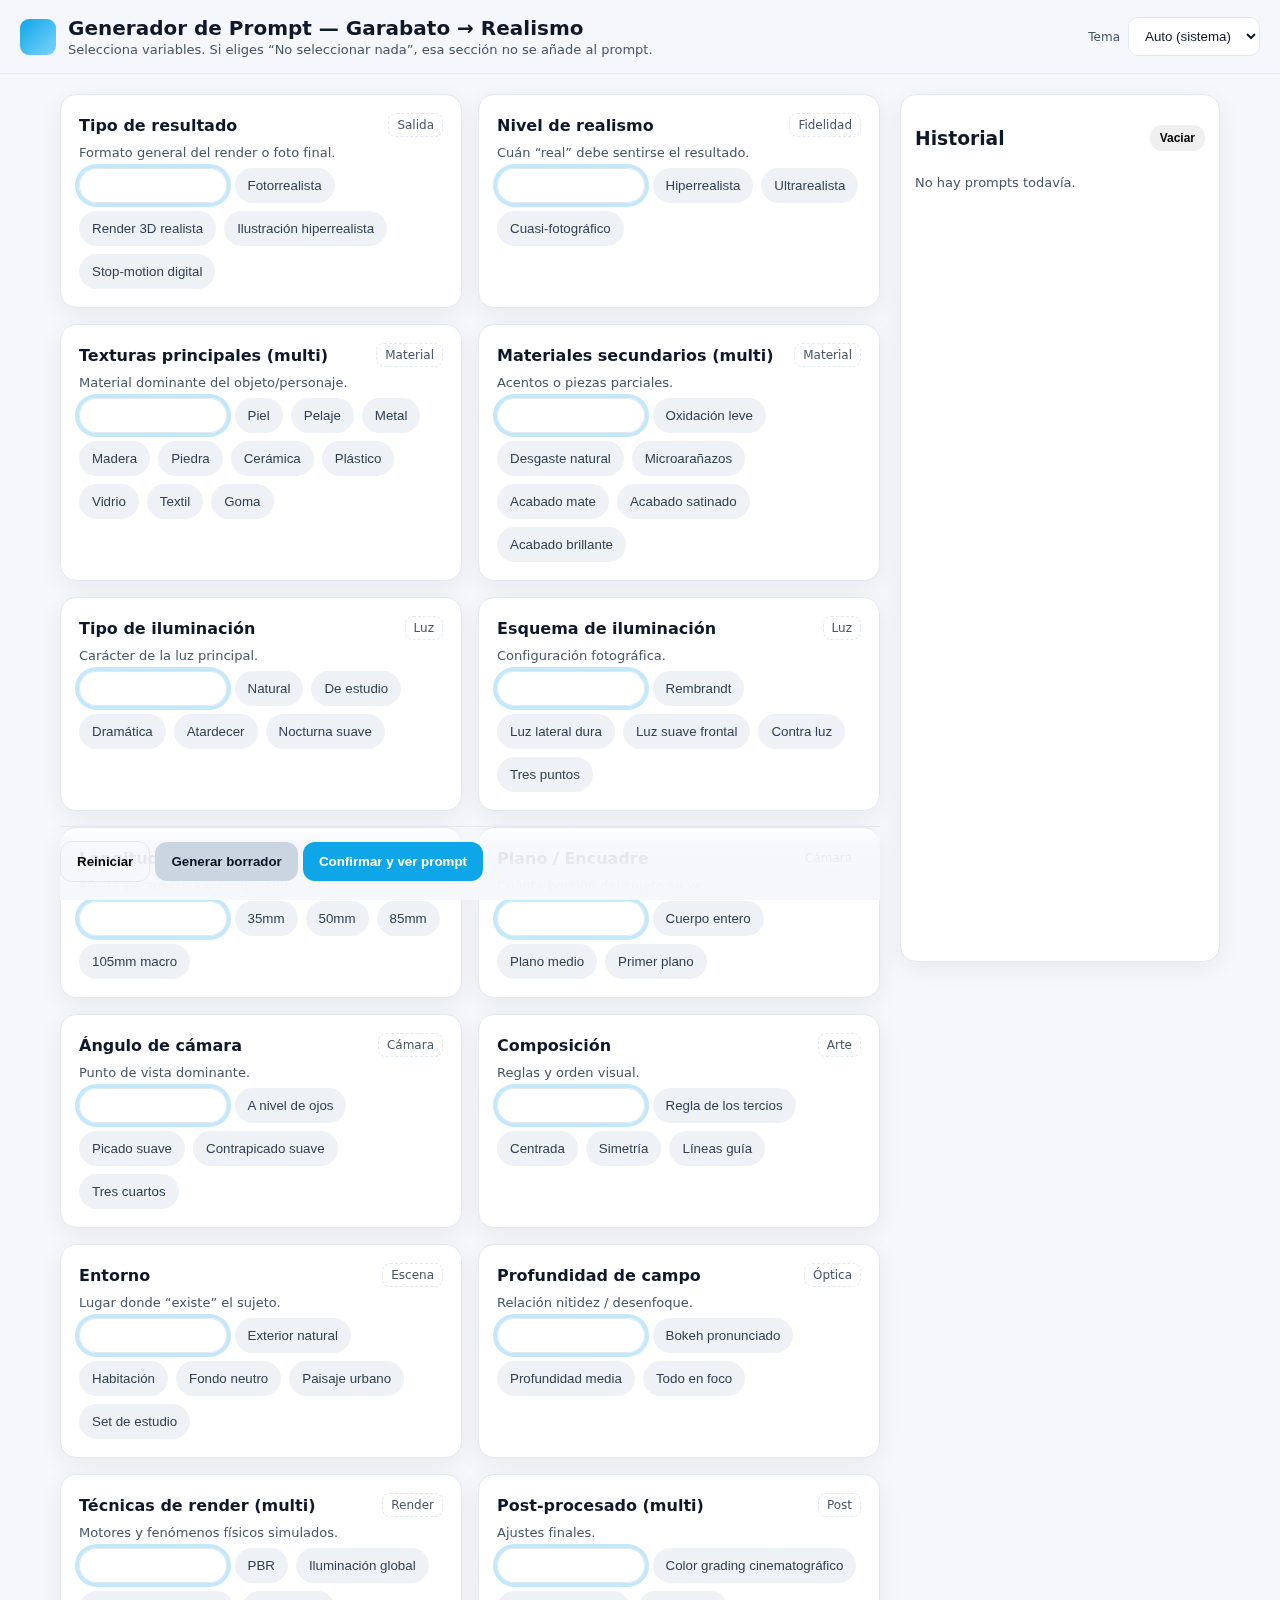
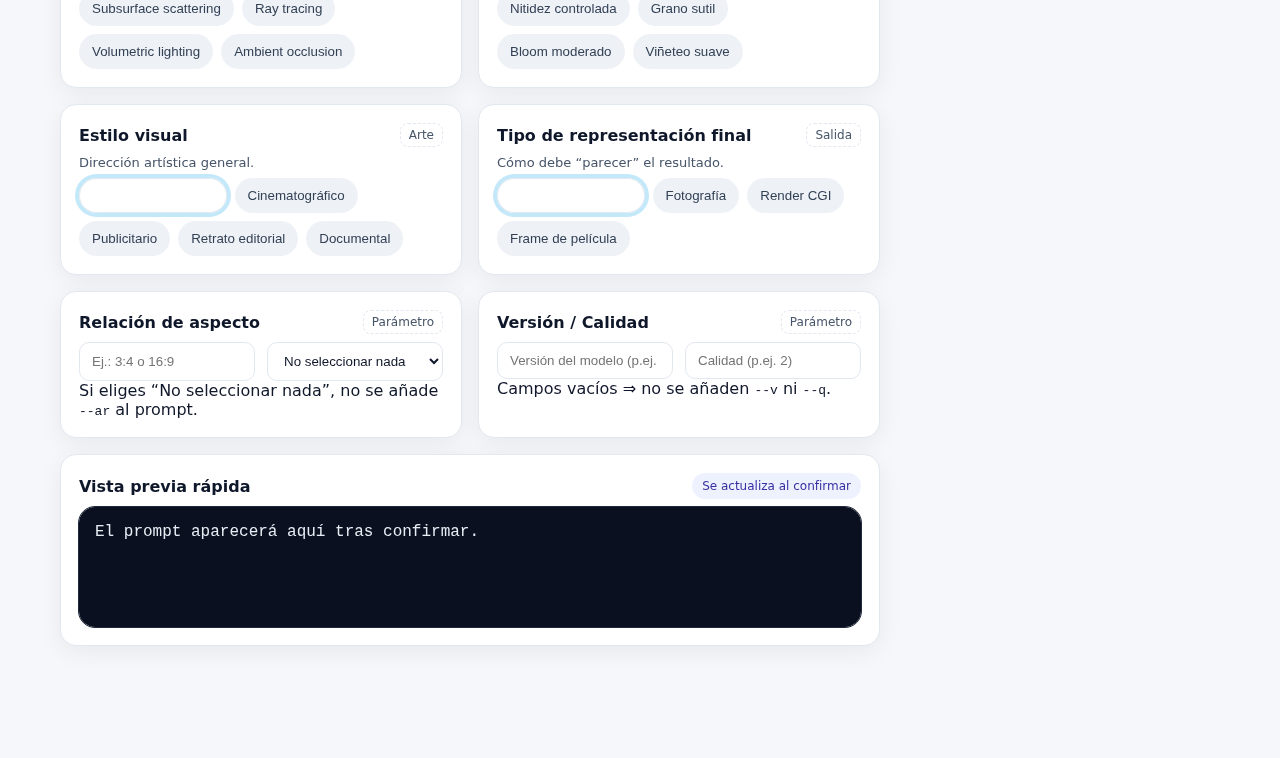
<file: index.html>
<!DOCTYPE html>
<html lang="es">
<head>
  <meta charset="utf-8">
  <meta name="viewport" content="width=device-width,initial-scale=1">
  <meta http-equiv="X-UA-Compatible" content="IE=edge">
  <title>Generador de Prompt — Garabato → Realismo</title>
  <link rel="icon" href="favicon.ico">
  <link rel="stylesheet" href="style.css">
  <noscript>
    <style>.noscript{background:#fee2e2;color:#7f1d1d;padding:12px;border-radius:8px;margin:10px}</style>
    <div class="noscript">Necesitas activar JavaScript para usar esta herramienta.</div>
  </noscript>
</head>
<body>
<header class="topbar" role="banner">
  <div class="brand">
    <div class="logo" aria-hidden="true"></div>
    <div class="titles">
      <h1>Generador de Prompt — Garabato → Realismo</h1>
      <p class="lead">Selecciona variables. Si eliges “No seleccionar nada”, esa sección no se añade al prompt.</p>
    </div>
  </div>
  <div class="controls">
    <label for="themeSelect" class="theme-label">Tema</label>
    <select id="themeSelect" class="input" aria-label="Selector de tema">
      <option value="auto">Auto (sistema)</option>
      <option value="light">Claro</option>
      <option value="dark">Oscuro</option>
    </select>
  </div>
</header>

<main class="layout" role="main">
  <section class="content" aria-label="Constructor de prompt">
    <div class="grid">
      <!-- 1. Resultado -->
      <div class="card span6">
        <div class="head">
          <div class="title">Tipo de resultado</div>
          <span class="badge">Salida</span>
        </div>
        <div class="hint">Formato general del render o foto final.</div>
        <div class="chips" data-group="resultado" data-type="single">
          <button type="button" class="chip outline active" data-value="">No seleccionar nada</button>
          <button type="button" class="chip" data-value="fotorrealista">Fotorrealista</button>
          <button type="button" class="chip" data-value="render 3D realista">Render 3D realista</button>
          <button type="button" class="chip" data-value="ilustración hiperrealista">Ilustración hiperrealista</button>
          <button type="button" class="chip" data-value="stop-motion digital">Stop-motion digital</button>
        </div>
      </div>

      <div class="card span6">
        <div class="head">
          <div class="title">Nivel de realismo</div>
          <span class="badge">Fidelidad</span>
        </div>
        <div class="hint">Cuán “real” debe sentirse el resultado.</div>
        <div class="chips" data-group="realismo" data-type="single">
          <button type="button" class="chip outline active" data-value="">No seleccionar nada</button>
          <button type="button" class="chip" data-value="hiperrealista">Hiperrealista</button>
          <button type="button" class="chip" data-value="ultrarealista">Ultrarealista</button>
          <button type="button" class="chip" data-value="cuasi-fotográfico">Cuasi-fotográfico</button>
        </div>
      </div>

      <!-- 2. Materiales / Texturas -->
      <div class="card span6">
        <div class="head">
          <div class="title">Texturas principales (multi)</div>
          <span class="badge">Material</span>
        </div>
        <div class="hint">Material dominante del objeto/personaje.</div>
        <div class="chips" data-group="texturas" data-type="multi">
          <button type="button" class="chip outline active" data-value="">No seleccionar nada</button>
          <button type="button" class="chip" data-value="piel">Piel</button>
          <button type="button" class="chip" data-value="pelaje">Pelaje</button>
          <button type="button" class="chip" data-value="metal">Metal</button>
          <button type="button" class="chip" data-value="madera">Madera</button>
          <button type="button" class="chip" data-value="piedra">Piedra</button>
          <button type="button" class="chip" data-value="cerámica">Cerámica</button>
          <button type="button" class="chip" data-value="plástico">Plástico</button>
          <button type="button" class="chip" data-value="vidrio">Vidrio</button>
          <button type="button" class="chip" data-value="textil">Textil</button>
          <button type="button" class="chip" data-value="goma">Goma</button>
        </div>
      </div>

      <div class="card span6">
        <div class="head">
          <div class="title">Materiales secundarios (multi)</div>
          <span class="badge">Material</span>
        </div>
        <div class="hint">Acentos o piezas parciales.</div>
        <div class="chips" data-group="materiales" data-type="multi">
          <button type="button" class="chip outline active" data-value="">No seleccionar nada</button>
          <button type="button" class="chip" data-value="oxidación leve">Oxidación leve</button>
          <button type="button" class="chip" data-value="desgaste natural">Desgaste natural</button>
          <button type="button" class="chip" data-value="microarañazos">Microarañazos</button>
          <button type="button" class="chip" data-value="acabado mate">Acabado mate</button>
          <button type="button" class="chip" data-value="acabado satinado">Acabado satinado</button>
          <button type="button" class="chip" data-value="acabado brillante">Acabado brillante</button>
        </div>
      </div>

      <!-- 3. Iluminación -->
      <div class="card span6">
        <div class="head">
          <div class="title">Tipo de iluminación</div>
          <span class="badge">Luz</span>
        </div>
        <div class="hint">Carácter de la luz principal.</div>
        <div class="chips" data-group="iluminacion" data-type="single">
          <button type="button" class="chip outline active" data-value="">No seleccionar nada</button>
          <button type="button" class="chip" data-value="natural">Natural</button>
          <button type="button" class="chip" data-value="de estudio">De estudio</button>
          <button type="button" class="chip" data-value="dramática">Dramática</button>
          <button type="button" class="chip" data-value="atardecer">Atardecer</button>
          <button type="button" class="chip" data-value="nocturna suave">Nocturna suave</button>
        </div>
      </div>

      <div class="card span6">
        <div class="head">
          <div class="title">Esquema de iluminación</div>
          <span class="badge">Luz</span>
        </div>
        <div class="hint">Configuración fotográfica.</div>
        <div class="chips" data-group="esquema" data-type="single">
          <button type="button" class="chip outline active" data-value="">No seleccionar nada</button>
          <button type="button" class="chip" data-value="Rembrandt">Rembrandt</button>
          <button type="button" class="chip" data-value="luz lateral dura">Luz lateral dura</button>
          <button type="button" class="chip" data-value="luz suave frontal">Luz suave frontal</button>
          <button type="button" class="chip" data-value="contra luz">Contra luz</button>
          <button type="button" class="chip" data-value="tres puntos">Tres puntos</button>
        </div>
      </div>

      <!-- 4. Cámara / Composición -->
      <div class="card span6">
        <div class="head">
          <div class="title">Longitud focal</div>
          <span class="badge">Cámara</span>
        </div>
        <div class="hint">Afecta perspectiva y compresión.</div>
        <div class="chips" data-group="focal" data-type="single">
          <button type="button" class="chip outline active" data-value="">No seleccionar nada</button>
          <button type="button" class="chip" data-value="35mm">35mm</button>
          <button type="button" class="chip" data-value="50mm">50mm</button>
          <button type="button" class="chip" data-value="85mm">85mm</button>
          <button type="button" class="chip" data-value="105mm macro">105mm macro</button>
        </div>
      </div>

      <div class="card span6">
        <div class="head">
          <div class="title">Plano / Encuadre</div>
          <span class="badge">Cámara</span>
        </div>
        <div class="hint">Cuánta porción del sujeto se ve.</div>
        <div class="chips" data-group="plano" data-type="single">
          <button type="button" class="chip outline active" data-value="">No seleccionar nada</button>
          <button type="button" class="chip" data-value="full-body view">Cuerpo entero</button>
          <button type="button" class="chip" data-value="plano medio">Plano medio</button>
          <button type="button" class="chip" data-value="primer plano">Primer plano</button>
        </div>
      </div>

      <div class="card span6">
        <div class="head">
          <div class="title">Ángulo de cámara</div>
          <span class="badge">Cámara</span>
        </div>
        <div class="hint">Punto de vista dominante.</div>
        <div class="chips" data-group="angulo" data-type="single">
          <button type="button" class="chip outline active" data-value="">No seleccionar nada</button>
          <button type="button" class="chip" data-value="a nivel de ojos">A nivel de ojos</button>
          <button type="button" class="chip" data-value="picado suave">Picado suave</button>
          <button type="button" class="chip" data-value="contrapicado suave">Contrapicado suave</button>
          <button type="button" class="chip" data-value="tres cuartos">Tres cuartos</button>
        </div>
      </div>

      <div class="card span6">
        <div class="head">
          <div class="title">Composición</div>
          <span class="badge">Arte</span>
        </div>
        <div class="hint">Reglas y orden visual.</div>
        <div class="chips" data-group="composicion" data-type="single">
          <button type="button" class="chip outline active" data-value="">No seleccionar nada</button>
          <button type="button" class="chip" data-value="regla de los tercios">Regla de los tercios</button>
          <button type="button" class="chip" data-value="centrada">Centrada</button>
          <button type="button" class="chip" data-value="simetría">Simetría</button>
          <button type="button" class="chip" data-value="líneas guía">Líneas guía</button>
        </div>
      </div>

      <!-- 5. Entorno / Fondo -->
      <div class="card span6">
        <div class="head">
          <div class="title">Entorno</div>
          <span class="badge">Escena</span>
        </div>
        <div class="hint">Lugar donde “existe” el sujeto.</div>
        <div class="chips" data-group="entorno" data-type="single">
          <button type="button" class="chip outline active" data-value="">No seleccionar nada</button>
          <button type="button" class="chip" data-value="exterior natural">Exterior natural</button>
          <button type="button" class="chip" data-value="habitación">Habitación</button>
          <button type="button" class="chip" data-value="fondo neutro">Fondo neutro</button>
          <button type="button" class="chip" data-value="paisaje urbano">Paisaje urbano</button>
          <button type="button" class="chip" data-value="set de estudio">Set de estudio</button>
        </div>
      </div>

      <div class="card span6">
        <div class="head">
          <div class="title">Profundidad de campo</div>
          <span class="badge">Óptica</span>
        </div>
        <div class="hint">Relación nitidez / desenfoque.</div>
        <div class="chips" data-group="dof" data-type="single">
          <button type="button" class="chip outline active" data-value="">No seleccionar nada</button>
          <button type="button" class="chip" data-value="bokeh pronunciado">Bokeh pronunciado</button>
          <button type="button" class="chip" data-value="profundidad media">Profundidad media</button>
          <button type="button" class="chip" data-value="todo en foco">Todo en foco</button>
        </div>
      </div>

      <!-- 6. Técnicas de render y post -->
      <div class="card span6">
        <div class="head">
          <div class="title">Técnicas de render (multi)</div>
          <span class="badge">Render</span>
        </div>
        <div class="hint">Motores y fenómenos físicos simulados.</div>
        <div class="chips" data-group="tecnicas" data-type="multi">
          <button type="button" class="chip outline active" data-value="">No seleccionar nada</button>
          <button type="button" class="chip" data-value="PBR">PBR</button>
          <button type="button" class="chip" data-value="iluminación global">Iluminación global</button>
          <button type="button" class="chip" data-value="subsurface scattering">Subsurface scattering</button>
          <button type="button" class="chip" data-value="ray tracing">Ray tracing</button>
          <button type="button" class="chip" data-value="volumetric lighting">Volumetric lighting</button>
          <button type="button" class="chip" data-value="ambient occlusion">Ambient occlusion</button>
        </div>
      </div>

      <div class="card span6">
        <div class="head">
          <div class="title">Post-procesado (multi)</div>
          <span class="badge">Post</span>
        </div>
        <div class="hint">Ajustes finales.</div>
        <div class="chips" data-group="post" data-type="multi">
          <button type="button" class="chip outline active" data-value="">No seleccionar nada</button>
          <button type="button" class="chip" data-value="color grading cinematográfico">Color grading cinematográfico</button>
          <button type="button" class="chip" data-value="nitidez controlada">Nitidez controlada</button>
          <button type="button" class="chip" data-value="grano sutil">Grano sutil</button>
          <button type="button" class="chip" data-value="bloom moderado">Bloom moderado</button>
          <button type="button" class="chip" data-value="viñeteo suave">Viñeteo suave</button>
        </div>
      </div>

      <!-- 7. Estilo / Representación -->
      <div class="card span6">
        <div class="head">
          <div class="title">Estilo visual</div>
          <span class="badge">Arte</span>
        </div>
        <div class="hint">Dirección artística general.</div>
        <div class="chips" data-group="estilo" data-type="single">
          <button type="button" class="chip outline active" data-value="">No seleccionar nada</button>
          <button type="button" class="chip" data-value="cinematográfico">Cinematográfico</button>
          <button type="button" class="chip" data-value="publicitario">Publicitario</button>
          <button type="button" class="chip" data-value="retrato editorial">Retrato editorial</button>
          <button type="button" class="chip" data-value="documental">Documental</button>
        </div>
      </div>

      <div class="card span6">
        <div class="head">
          <div class="title">Tipo de representación final</div>
          <span class="badge">Salida</span>
        </div>
        <div class="hint">Cómo debe “parecer” el resultado.</div>
        <div class="chips" data-group="representacion" data-type="single">
          <button type="button" class="chip outline active" data-value="">No seleccionar nada</button>
          <button type="button" class="chip" data-value="fotografía">Fotografía</button>
          <button type="button" class="chip" data-value="render CGI">Render CGI</button>
          <button type="button" class="chip" data-value="frame de película">Frame de película</button>
        </div>
      </div>

      <!-- 8. Parámetros -->
      <div class="card span6">
        <div class="head">
          <div class="title">Relación de aspecto</div>
          <span class="badge">Parámetro</span>
        </div>
        <div class="twocol">
          <input id="ar" class="input" placeholder="Ej.: 3:4 o 16:9" inputmode="text" aria-label="Relación de aspecto">
          <select id="arPreset" class="input" aria-label="Relación de aspecto (preselección)">
            <option value="">No seleccionar nada</option>
            <option>1:1</option><option>3:4</option><option>4:3</option><option>16:9</option><option>9:16</option>
          </select>
        </div>
        <div class="note">Si eliges “No seleccionar nada”, no se añade <code>--ar</code> al prompt.</div>
      </div>

      <div class="card span6">
        <div class="head">
          <div class="title">Versión / Calidad</div>
          <span class="badge">Parámetro</span>
        </div>
        <div class="twocol">
          <input id="versionModelo" class="input" placeholder="Versión del modelo (p.ej. 6)" inputmode="numeric" aria-label="Versión del modelo">
          <input id="calidad" class="input" placeholder="Calidad (p.ej. 2)" inputmode="numeric" aria-label="Calidad">
        </div>
        <div class="note">Campos vacíos ⇒ no se añaden <code>--v</code> ni <code>--q</code>.</div>
      </div>

      <!-- Preview -->
      <div class="card" id="live">
        <div class="head">
          <div class="title">Vista previa rápida</div>
          <span class="pill">Se actualiza al confirmar</span>
        </div>
        <div class="preview" id="preview" aria-live="polite">El prompt aparecerá aquí tras confirmar.</div>
      </div>
    </div>

    <div class="actions">
      <button class="btn ghost" id="resetBtn" type="button">Reiniciar</button>
      <button class="btn secondary" id="borradorBtn" type="button">Generar borrador</button>
      <button class="btn primary" id="confirmBtn" type="button">Confirmar y ver prompt</button>
    </div>
  </section>

  <aside class="sidebar" id="historyPanel" aria-label="Historial de prompts">
    <div class="sidehead">
      <h3>Historial</h3>
      <button class="btn tiny clear" id="clearHistoryBtn" type="button">Vaciar</button>
    </div>
    <div class="history-list" id="historyList">
      <div class="muted">No hay prompts todavía.</div>
    </div>
  </aside>
</main>

<!-- Modal -->
<div class="backdrop" id="backdrop"></div>
<div class="modal" id="modal" role="dialog" aria-modal="true" aria-labelledby="modalTitle">
  <div class="sheet">
    <h3 id="modalTitle">Prompt generado</h3>
    <div class="divider"></div>
    <div class="preview" id="promptFinal"></div>
    <div class="row-end">
      <button class="btn secondary" id="copyBtn" type="button">Copiar</button>
      <button class="btn secondary" id="shareBtn" type="button">Compartir</button>
      <button class="btn secondary" id="exportBtn" type="button">Exportar .txt</button>
      <button class="btn primary" id="closeBtn" type="button">Cerrar</button>
    </div>
  </div>
</div>

<script src="script.js" defer></script>
</body>
</html>
</file>
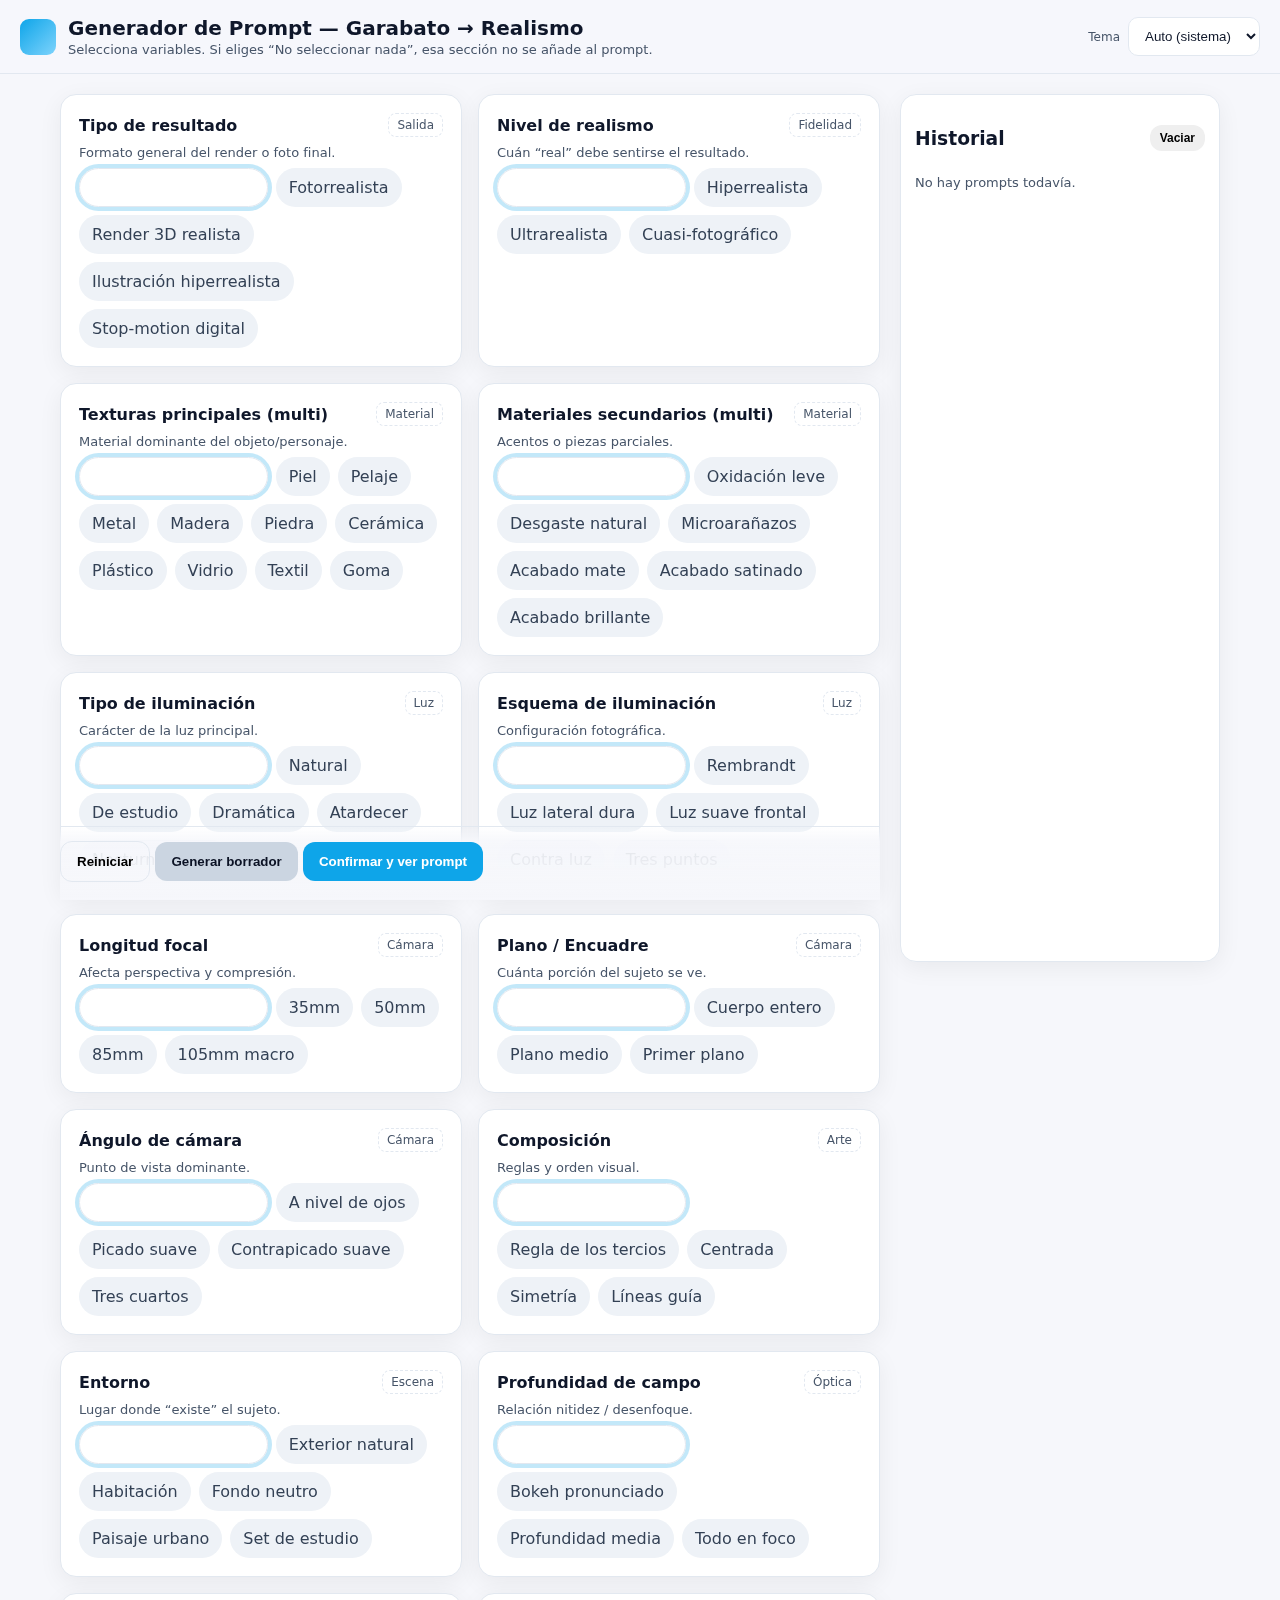
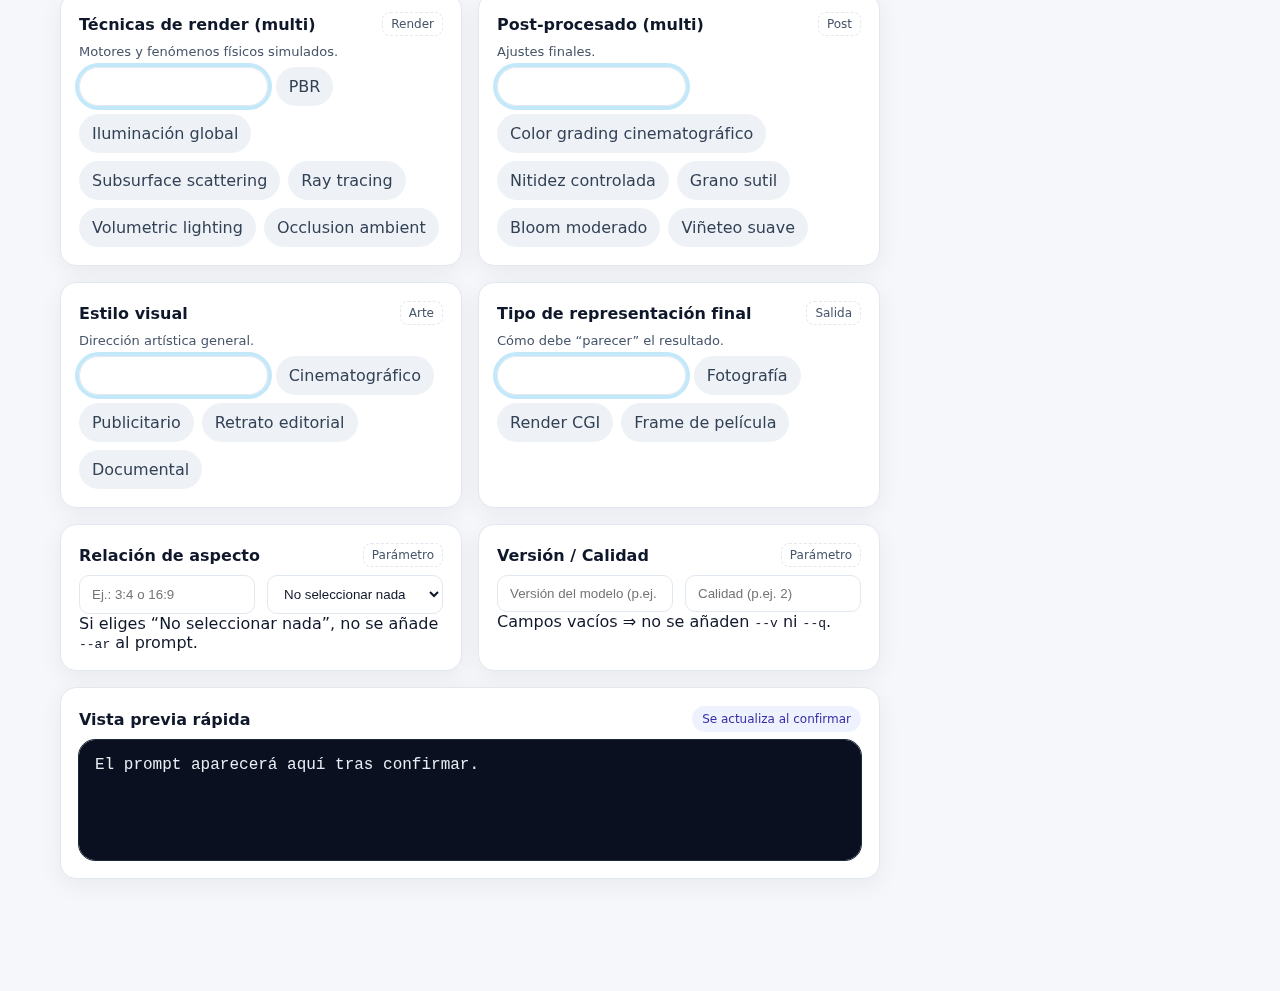
<file: prompt-generator.html>
<!DOCTYPE html>
<html lang="es">
<head>
<meta charset="utf-8">
<meta name="viewport" content="width=device-width,initial-scale=1">
<title>Generador de Prompt — Garabato → Realismo</title>
<link rel="icon" href="[data-uri]"/>
<style>
  :root{
    color-scheme: light dark;
    --bg:#f6f7fb;--card:#ffffff;--ink:#0f172a;--muted:#475569;--brand:#0ea5e9;--brand-700:#0284c7;--ok:#10b981;--ring:rgba(14,165,233,.25);
    --chip:#eef2f7;--chip-ink:#334155;--chip-active:#0ea5e9;--chip-active-ink:#ffffff;
    --stroke:#e2e8f0;--shadow:0 6px 24px rgba(2,8,23,.06);
  }
  :root[data-theme="dark"]{
    --bg:#0b1020;--card:#0f172a;--ink:#e6edf3;--muted:#93a4bc;--brand:#38bdf8;--brand-700:#0ea5e9;--ok:#22c55e;
    --chip:#0b1224;--chip-ink:#c7d2fe;--chip-active:#0ea5e9;--chip-active-ink:#ffffff;
    --stroke:#1e293b;--shadow:0 20px 60px rgba(0,0,0,.45);
  }
  @media (prefers-color-scheme: dark){
    :root:not([data-theme="light"]){
      --bg:#0b1020;--card:#0f172a;--ink:#e6edf3;--muted:#93a4bc;--brand:#38bdf8;--brand-700:#0ea5e9;--ok:#22c55e;
      --chip:#0b1224;--chip-ink:#c7d2fe;--chip-active:#0ea5e9;--chip-active-ink:#ffffff;
      --stroke:#1e293b;--shadow:0 20px 60px rgba(0,0,0,.45);
    }
  }
  *{box-sizing:border-box}
  body{margin:0;background:var(--bg);font-family:system-ui,-apple-system,Segoe UI,Roboto,Inter,Arial,sans-serif;color:var(--ink)}
  .topbar{display:flex;justify-content:space-between;align-items:center;gap:16px;padding:16px 20px;border-bottom:1px solid var(--stroke);backdrop-filter:saturate(1.2) blur(6px)}
  .brand{display:flex;gap:12px;align-items:center}
  .logo{width:36px;height:36px;border-radius:9px;background:linear-gradient(135deg,var(--brand),#7dd3fc)}
  .titles h1{margin:0;font-size:20px}
  .lead{margin:2px 0 0;color:var(--muted);font-size:13px}
  .controls{display:flex;align-items:center;gap:8px}
  .theme-label{font-size:12px;color:var(--muted)}
  .layout{display:grid;grid-template-columns:1fr 320px;gap:20px;max-width:1200px;margin:0 auto;padding:20px}
  @media (max-width: 1024px){.layout{grid-template-columns:1fr} .sidebar{order:-1}}
  .grid{display:grid;grid-template-columns:repeat(12,1fr);gap:16px}
  .card{grid-column:span 12;background:var(--card);border-radius:16px;padding:18px;box-shadow:var(--shadow);border:1px solid var(--stroke)}
  @media(min-width:900px){.card.span6{grid-column:span 6}}
  .head{display:flex;align-items:center;justify-content:space-between;margin-bottom:8px}
  .title{font-weight:700;font-size:16px}
  .hint{color:var(--muted);font-size:13px}
  .badge{display:inline-block;border:1px dashed var(--stroke);border-radius:8px;padding:4px 8px;color:var(--muted);font-size:12px}
  .pill{display:inline-flex;align-items:center;gap:8px;padding:6px 10px;border-radius:999px;background:#eef2ff;color:#3730a3;font-size:12px;margin-left:6px}
  .chips{display:flex;flex-wrap:wrap;gap:8px;margin-top:8px}
  .chip{user-select:none;cursor:pointer;padding:9px 12px;border-radius:999px;background:var(--chip);color:var(--chip-ink);border:1px solid transparent;transition:.15s}
  .chip:hover{transform:translateY(-1px)}
  .chip.active{background:var(--chip-active);color:var(--chip-active-ink);box-shadow:0 0 0 4px var(--ring)}
  .chip.outline{background:transparent;border-color:var(--stroke)}
  .twocol{display:grid;grid-template-columns:1fr;gap:12px}
  @media(min-width:700px){.twocol{grid-template-columns:1fr 1fr}}
  .input, select{width:100%;padding:10px 12px;border-radius:10px;border:1px solid var(--stroke);background:var(--card);color:var(--ink)}
  .preview{font-family:ui-monospace,SFMono-Regular,Menlo,Monaco,Consolas,"Liberation Mono",monospace;background:#0b1020;color:#e6edf3;border-radius:16px;padding:16px;min-height:120px;white-space:pre-wrap;outline:1px solid #1e293b}
  .actions{position:sticky;bottom:0;background:linear-gradient(180deg,rgba(246,247,251,0),rgba(246,247,251,.9) 20%,var(--bg));padding:14px 0 18px;margin-top:18px;border-top:1px solid var(--stroke)}
  .btn{appearance:none;border:0;border-radius:12px;padding:12px 16px;font-weight:700;cursor:pointer}
  .btn.primary{background:var(--brand);color:#fff}
  .btn.primary:hover{filter:brightness(.95)}
  .btn.secondary{background:#cbd5e1;color:#0b1224}
  .btn.ghost{background:transparent;border:1px solid var(--stroke)}
  .btn.tiny{padding:6px 10px;font-size:12px}
  .sidebar{position:sticky;top:16px;height:calc(100dvh - 32px);background:var(--card);border:1px solid var(--stroke);border-radius:16px;box-shadow:var(--shadow);padding:14px}
  .sidehead{display:flex;align-items:center;justify-content:space-between;margin-bottom:8px}
  .history-list{display:flex;flex-direction:column;gap:10px;max-height:calc(100% - 40px);overflow:auto;padding-right:4px}
  .history-item{border:1px solid var(--stroke);border-radius:12px;padding:10px;background:transparent}
  .history-actions{display:flex;gap:8px;margin-top:8px}
  .muted{color:var(--muted);font-size:13px}
  .backdrop{position:fixed;inset:0;background:rgba(2,8,23,.55);opacity:0;pointer-events:none;transition:.2s}
  .backdrop.show{opacity:1;pointer-events:auto}
  .modal{position:fixed;inset:0;display:grid;place-items:center;padding:20px;opacity:0;transform:translateY(10px) scale(.98);transition:.2s}
  .modal.show{opacity:1;transform:translateY(0) scale(1)}
  .sheet{max-width:920px;width:100%;background:var(--card);border-radius:20px;box-shadow:0 30px 80px rgba(2,8,23,.35);padding:18px;border:1px solid var(--stroke)}
  .sheet h3{margin:0 0 6px}
  .row-end{display:flex;gap:8px;justify-content:flex-end;margin-top:10px}
  .divider{height:1px;background:var(--stroke);margin:12px 0}
</style>
</head>
<body>
<header class="topbar">
  <div class="brand">
    <div class="logo"></div>
    <div class="titles">
      <h1>Generador de Prompt — Garabato → Realismo</h1>
      <p class="lead">Selecciona variables. Si eliges “No seleccionar nada”, esa sección no se añade al prompt.</p>
    </div>
  </div>
  <div class="controls">
    <label for="themeSelect" class="theme-label">Tema</label>
    <select id="themeSelect" class="input">
      <option value="auto">Auto (sistema)</option>
      <option value="light">Claro</option>
      <option value="dark">Oscuro</option>
    </select>
  </div>
</header>

<main class="layout">
  <section class="content">
    <div class="grid">
      <div class="card span6">
        <div class="head">
          <div class="title">Tipo de resultado</div>
          <span class="badge">Salida</span>
        </div>
        <div class="hint">Formato general del render o foto final.</div>
        <div class="chips" data-group="resultado" data-type="single">
          <div class="chip outline active" data-value="">No seleccionar nada</div>
          <div class="chip" data-value="fotorrealista">Fotorrealista</div>
          <div class="chip" data-value="render 3D realista">Render 3D realista</div>
          <div class="chip" data-value="ilustración hiperrealista">Ilustración hiperrealista</div>
          <div class="chip" data-value="stop-motion digital">Stop-motion digital</div>
        </div>
      </div>

      <div class="card span6">
        <div class="head">
          <div class="title">Nivel de realismo</div>
          <span class="badge">Fidelidad</span>
        </div>
        <div class="hint">Cuán “real” debe sentirse el resultado.</div>
        <div class="chips" data-group="realismo" data-type="single">
          <div class="chip outline active" data-value="">No seleccionar nada</div>
          <div class="chip" data-value="hiperrealista">Hiperrealista</div>
          <div class="chip" data-value="ultrarealista">Ultrarealista</div>
          <div class="chip" data-value="cuasi-fotográfico">Cuasi-fotográfico</div>
        </div>
      </div>

      <div class="card span6">
        <div class="head">
          <div class="title">Texturas principales (multi)</div>
          <span class="badge">Material</span>
        </div>
        <div class="hint">Material dominante del objeto/personaje.</div>
        <div class="chips" data-group="texturas" data-type="multi">
          <div class="chip outline active" data-value="">No seleccionar nada</div>
          <div class="chip" data-value="piel">Piel</div>
          <div class="chip" data-value="pelaje">Pelaje</div>
          <div class="chip" data-value="metal">Metal</div>
          <div class="chip" data-value="madera">Madera</div>
          <div class="chip" data-value="piedra">Piedra</div>
          <div class="chip" data-value="cerámica">Cerámica</div>
          <div class="chip" data-value="plástico">Plástico</div>
          <div class="chip" data-value="vidrio">Vidrio</div>
          <div class="chip" data-value="textil">Textil</div>
          <div class="chip" data-value="goma">Goma</div>
        </div>
      </div>

      <div class="card span6">
        <div class="head">
          <div class="title">Materiales secundarios (multi)</div>
          <span class="badge">Material</span>
        </div>
        <div class="hint">Acentos o piezas parciales.</div>
        <div class="chips" data-group="materiales" data-type="multi">
          <div class="chip outline active" data-value="">No seleccionar nada</div>
          <div class="chip" data-value="oxidación leve">Oxidación leve</div>
          <div class="chip" data-value="desgaste natural">Desgaste natural</div>
          <div class="chip" data-value="microarañazos">Microarañazos</div>
          <div class="chip" data-value="acabado mate">Acabado mate</div>
          <div class="chip" data-value="acabado satinado">Acabado satinado</div>
          <div class="chip" data-value="acabado brillante">Acabado brillante</div>
        </div>
      </div>

      <div class="card span6">
        <div class="head">
          <div class="title">Tipo de iluminación</div>
          <span class="badge">Luz</span>
        </div>
        <div class="hint">Carácter de la luz principal.</div>
        <div class="chips" data-group="iluminacion" data-type="single">
          <div class="chip outline active" data-value="">No seleccionar nada</div>
          <div class="chip" data-value="natural">Natural</div>
          <div class="chip" data-value="de estudio">De estudio</div>
          <div class="chip" data-value="dramática">Dramática</div>
          <div class="chip" data-value="atardecer">Atardecer</div>
          <div class="chip" data-value="nocturna suave">Nocturna suave</div>
        </div>
      </div>

      <div class="card span6">
        <div class="head">
          <div class="title">Esquema de iluminación</div>
          <span class="badge">Luz</span>
        </div>
        <div class="hint">Configuración fotográfica.</div>
        <div class="chips" data-group="esquema" data-type="single">
          <div class="chip outline active" data-value="">No seleccionar nada</div>
          <div class="chip" data-value="Rembrandt">Rembrandt</div>
          <div class="chip" data-value="luz lateral dura">Luz lateral dura</div>
          <div class="chip" data-value="luz suave frontal">Luz suave frontal</div>
          <div class="chip" data-value="contra luz">Contra luz</div>
          <div class="chip" data-value="tres puntos">Tres puntos</div>
        </div>
      </div>

      <div class="card span6">
        <div class="head">
          <div class="title">Longitud focal</div>
          <span class="badge">Cámara</span>
        </div>
        <div class="hint">Afecta perspectiva y compresión.</div>
        <div class="chips" data-group="focal" data-type="single">
          <div class="chip outline active" data-value="">No seleccionar nada</div>
          <div class="chip" data-value="35mm">35mm</div>
          <div class="chip" data-value="50mm">50mm</div>
          <div class="chip" data-value="85mm">85mm</div>
          <div class="chip" data-value="105mm macro">105mm macro</div>
        </div>
      </div>

      <div class="card span6">
        <div class="head">
          <div class="title">Plano / Encuadre</div>
          <span class="badge">Cámara</span>
        </div>
        <div class="hint">Cuánta porción del sujeto se ve.</div>
        <div class="chips" data-group="plano" data-type="single">
          <div class="chip outline active" data-value="">No seleccionar nada</div>
          <div class="chip" data-value="full-body view">Cuerpo entero</div>
          <div class="chip" data-value="plano medio">Plano medio</div>
          <div class="chip" data-value="primer plano">Primer plano</div>
        </div>
      </div>

      <div class="card span6">
        <div class="head">
          <div class="title">Ángulo de cámara</div>
          <span class="badge">Cámara</span>
        </div>
        <div class="hint">Punto de vista dominante.</div>
        <div class="chips" data-group="angulo" data-type="single">
          <div class="chip outline active" data-value="">No seleccionar nada</div>
          <div class="chip" data-value="a nivel de ojos">A nivel de ojos</div>
          <div class="chip" data-value="picado suave">Picado suave</div>
          <div class="chip" data-value="contrapicado suave">Contrapicado suave</div>
          <div class="chip" data-value="tres cuartos">Tres cuartos</div>
        </div>
      </div>

      <div class="card span6">
        <div class="head">
          <div class="title">Composición</div>
          <span class="badge">Arte</span>
        </div>
        <div class="hint">Reglas y orden visual.</div>
        <div class="chips" data-group="composicion" data-type="single">
          <div class="chip outline active" data-value="">No seleccionar nada</div>
          <div class="chip" data-value="regla de los tercios">Regla de los tercios</div>
          <div class="chip" data-value="centrada">Centrada</div>
          <div class="chip" data-value="simetría">Simetría</div>
          <div class="chip" data-value="líneas guía">Líneas guía</div>
        </div>
      </div>

      <div class="card span6">
        <div class="head">
          <div class="title">Entorno</div>
          <span class="badge">Escena</span>
        </div>
        <div class="hint">Lugar donde “existe” el sujeto.</div>
        <div class="chips" data-group="entorno" data-type="single">
          <div class="chip outline active" data-value="">No seleccionar nada</div>
          <div class="chip" data-value="exterior natural">Exterior natural</div>
          <div class="chip" data-value="habitación">Habitación</div>
          <div class="chip" data-value="fondo neutro">Fondo neutro</div>
          <div class="chip" data-value="paisaje urbano">Paisaje urbano</div>
          <div class="chip" data-value="set de estudio">Set de estudio</div>
        </div>
      </div>

      <div class="card span6">
        <div class="head">
          <div class="title">Profundidad de campo</div>
          <span class="badge">Óptica</span>
        </div>
        <div class="hint">Relación nitidez / desenfoque.</div>
        <div class="chips" data-group="dof" data-type="single">
          <div class="chip outline active" data-value="">No seleccionar nada</div>
          <div class="chip" data-value="bokeh pronunciado">Bokeh pronunciado</div>
          <div class="chip" data-value="profundidad media">Profundidad media</div>
          <div class="chip" data-value="todo en foco">Todo en foco</div>
        </div>
      </div>

      <div class="card span6">
        <div class="head">
          <div class="title">Técnicas de render (multi)</div>
          <span class="badge">Render</span>
        </div>
        <div class="hint">Motores y fenómenos físicos simulados.</div>
        <div class="chips" data-group="tecnicas" data-type="multi">
          <div class="chip outline active" data-value="">No seleccionar nada</div>
          <div class="chip" data-value="PBR">PBR</div>
          <div class="chip" data-value="iluminación global">Iluminación global</div>
          <div class="chip" data-value="subsurface scattering">Subsurface scattering</div>
          <div class="chip" data-value="ray tracing">Ray tracing</div>
          <div class="chip" data-value="volumetric lighting">Volumetric lighting</div>
          <div class="chip" data-value="occlusion ambient">Occlusion ambient</div>
        </div>
      </div>

      <div class="card span6">
        <div class="head">
          <div class="title">Post-procesado (multi)</div>
          <span class="badge">Post</span>
        </div>
        <div class="hint">Ajustes finales.</div>
        <div class="chips" data-group="post" data-type="multi">
          <div class="chip outline active" data-value="">No seleccionar nada</div>
          <div class="chip" data-value="color grading cinematográfico">Color grading cinematográfico</div>
          <div class="chip" data-value="nitidez controlada">Nitidez controlada</div>
          <div class="chip" data-value="grano sutil">Grano sutil</div>
          <div class="chip" data-value="bloom moderado">Bloom moderado</div>
          <div class="chip" data-value="viñeteo suave">Viñeteo suave</div>
        </div>
      </div>

      <div class="card span6">
        <div class="head">
          <div class="title">Estilo visual</div>
          <span class="badge">Arte</span>
        </div>
        <div class="hint">Dirección artística general.</div>
        <div class="chips" data-group="estilo" data-type="single">
          <div class="chip outline active" data-value="">No seleccionar nada</div>
          <div class="chip" data-value="cinematográfico">Cinematográfico</div>
          <div class="chip" data-value="publicitario">Publicitario</div>
          <div class="chip" data-value="retrato editorial">Retrato editorial</div>
          <div class="chip" data-value="documental">Documental</div>
        </div>
      </div>

      <div class="card span6">
        <div class="head">
          <div class="title">Tipo de representación final</div>
          <span class="badge">Salida</span>
        </div>
        <div class="hint">Cómo debe “parecer” el resultado.</div>
        <div class="chips" data-group="representacion" data-type="single">
          <div class="chip outline active" data-value="">No seleccionar nada</div>
          <div class="chip" data-value="fotografía">Fotografía</div>
          <div class="chip" data-value="render CGI">Render CGI</div>
          <div class="chip" data-value="frame de película">Frame de película</div>
        </div>
      </div>

      <div class="card span6">
        <div class="head">
          <div class="title">Relación de aspecto</div>
          <span class="badge">Parámetro</span>
        </div>
        <div class="twocol">
          <input id="ar" class="input" placeholder="Ej.: 3:4 o 16:9">
          <select id="arPreset" class="input">
            <option value="">No seleccionar nada</option>
            <option>1:1</option><option>3:4</option><option>4:3</option><option>16:9</option><option>9:16</option>
          </select>
        </div>
        <div class="note">Si eliges “No seleccionar nada”, no se añade <code>--ar</code> al prompt.</div>
      </div>

      <div class="card span6">
        <div class="head">
          <div class="title">Versión / Calidad</div>
          <span class="badge">Parámetro</span>
        </div>
        <div class="twocol">
          <input id="versionModelo" class="input" placeholder="Versión del modelo (p.ej. 6)">
          <input id="calidad" class="input" placeholder="Calidad (p.ej. 2)">
        </div>
        <div class="note">Campos vacíos ⇒ no se añaden <code>--v</code> ni <code>--q</code>.</div>
      </div>

      <div class="card" id="live">
        <div class="head">
          <div class="title">Vista previa rápida</div>
          <span class="pill">Se actualiza al confirmar</span>
        </div>
        <div class="preview" id="preview">El prompt aparecerá aquí tras confirmar.</div>
      </div>
    </div>

    <div class="actions">
      <button class="btn ghost" id="resetBtn">Reiniciar</button>
      <button class="btn secondary" id="borradorBtn">Generar borrador</button>
      <button class="btn primary" id="confirmBtn">Confirmar y ver prompt</button>
    </div>
  </section>

  <aside class="sidebar" id="historyPanel">
    <div class="sidehead">
      <h3>Historial</h3>
      <button class="btn tiny clear" id="clearHistoryBtn">Vaciar</button>
    </div>
    <div class="history-list" id="historyList">
      <div class="muted">No hay prompts todavía.</div>
    </div>
  </aside>
</main>

<div class="backdrop" id="backdrop"></div>
<div class="modal" id="modal">
  <div class="sheet">
    <h3>Prompt generado</h3>
    <div class="divider"></div>
    <div class="preview" id="promptFinal"></div>
    <div class="row-end">
      <button class="btn secondary" id="copyBtn">Copiar</button>
      <button class="btn secondary" id="shareBtn">Compartir</button>
      <button class="btn secondary" id="exportBtn">Exportar .txt</button>
      <button class="btn primary" id="closeBtn">Cerrar</button>
    </div>
  </div>
</div>

<script>
document.addEventListener('DOMContentLoaded', function(){
  const themeSelect = document.getElementById('themeSelect');
  const root = document.documentElement;
  function applyTheme(value){
    if(value === 'auto'){
      root.removeAttribute('data-theme');
      localStorage.setItem('pg_theme','auto');
    }else{
      root.setAttribute('data-theme', value);
      localStorage.setItem('pg_theme', value);
    }
  }
  themeSelect.addEventListener('change', ()=> applyTheme(themeSelect.value));
  (function initTheme(){
    const saved = localStorage.getItem('pg_theme') || 'auto';
    themeSelect.value = saved;
    applyTheme(saved);
  })();

  const groups = {};
  document.querySelectorAll('.chips').forEach(group=>{
    const groupName = group.dataset.group;
    const type = group.dataset.type;
    groups[groupName] = {el:group,type,values:[]};
    group.addEventListener('click', e=>{
      const chip = e.target.closest('.chip');
      if(!chip) return;
      const value = chip.dataset.value;
      if(type==='single'){
        group.querySelectorAll('.chip').forEach(c=>c.classList.remove('active'));
        chip.classList.add('active');
      }else{
        if(value===""){
          group.querySelectorAll('.chip').forEach(c=>c.classList.remove('active'));
          chip.classList.add('active');
        }else{
          const none = group.querySelector('.chip[data-value=""]');
          if(none) none.classList.remove('active');
          chip.classList.toggle('active');
          const anyActive = group.querySelector('.chip.active');
          if(!anyActive && none) none.classList.add('active');
        }
      }
    });
  });

  const arInput = document.getElementById('ar');
  const arPreset = document.getElementById('arPreset');
  arPreset.addEventListener('change',()=>{
    arInput.value = arPreset.value === "" ? "" : arPreset.value;
  });

  function collectSelections(){
    const getSingle = (g)=> {
      const active = groups[g].el.querySelector('.chip.active');
      const v = active ? active.dataset.value : "";
      return v || "";
    };
    const getMulti = (g)=>{
      const vs = [...groups[g].el.querySelectorAll('.chip.active')]
        .map(c=>c.dataset.value)
        .filter(v=>v!=="");
      return vs;
    };
    return {
      resultado: getSingle('resultado'),
      realismo: getSingle('realismo'),
      texturas: getMulti('texturas'),
      materiales: getMulti('materiales'),
      iluminacion: getSingle('iluminacion'),
      esquema: getSingle('esquema'),
      focal: getSingle('focal'),
      plano: getSingle('plano'),
      angulo: getSingle('angulo'),
      composicion: getSingle('composicion'),
      entorno: getSingle('entorno'),
      dof: getSingle('dof'),
      tecnicas: getMulti('tecnicas'),
      post: getMulti('post'),
      estilo: getSingle('estilo'),
      representacion: getSingle('representacion'),
      ar: (arInput.value||"").trim(),
      version: (document.getElementById('versionModelo').value||"").trim(),
      calidad: (document.getElementById('calidad').value||"").trim()
    };
  }

  function lista(arr){
    if(arr.length===1) return arr[0];
    const last = arr[arr.length-1];
    return arr.slice(0,-1).join(", ") + " y " + last;
  }
  function articulo(txt){ return "un"; }

  function buildPrompt(sel){
    const base1 = `Toma este dibujo creado por mi hijo y transfórmalo en ${sel.resultado ? "un " + sel.resultado : "una imagen fotorrealista o un render 3D realista"}. No sé qué se supone que es: podría ser una criatura, un objeto o algo completamente salido de su imaginación.
Mantén la forma original, las proporciones, la longitud de las líneas y todas las imperfecciones exactamente como están en el dibujo, incluyendo ojos torcidos, líneas desiguales o marcas extrañas. No corrijas, suavices ni cambies ningún detalle de su diseño.`;

    const frases = [];
    if(sel.realismo){ frases.push(`Trátalo con un nivel ${sel.realismo}.`); }
    if(sel.texturas.length){ frases.push(`Aplícale texturas ${lista(sel.texturas)}.`); }
    if(sel.materiales.length){ frases.push(`Detalles de material: ${lista(sel.materiales)}.`); }
    if(sel.iluminacion){
      frases.push(`Iluminación ${sel.iluminacion}${sel.esquema ? " con esquema " + sel.esquema : ""}.`);
    } else if(sel.esquema){
      frases.push(`Esquema de iluminación ${sel.esquema}.`);
    }
    const camBits = [];
    if(sel.focal){ camBits.push(`lente ${sel.focal}`); }
    if(sel.angulo){ camBits.push(sel.angulo); }
    if(sel.plano){ camBits.push(sel.plano); }
    if(camBits.length){ frases.push(`Cámara / encuadre: ${camBits.join(", ")}.`); }
    if(sel.composicion){ frases.push(`Composición ${sel.composicion}.`); }
    if(sel.entorno){ frases.push(`Ubícalo en ${articulo(sel.entorno)} ${sel.entorno}, coherente con el carácter del dibujo.`); }
    if(sel.dof){ frases.push(`Profundidad de campo ${sel.dof}.`); }
    if(sel.tecnicas.length){ frases.push(`Técnicas de render: ${lista(sel.tecnicas)}.`); }
    if(sel.post.length){ frases.push(`Post-procesado: ${lista(sel.post)}.`); }
    if(sel.representacion){ frases.push(`Debe parecer una ${sel.representacion}.`); }
    if(sel.estilo){ frases.push(`Estilo visual ${sel.estilo}.`); }

    const base2 = `Haz que parezca que esta cosa existe en el mundo real, con materiales y respuesta de luz creíbles. Puedes añadir sombras coherentes, profundidad de campo y un entorno que encaje con la vibra del dibujo, pero sin alterar la forma ni los detalles originales creados. Nada de texturas de lápiz o estilos dibujados a mano: debe parecer una fotografía o un render CGI profesional, fiel a su imaginación.`;

    const flags = [];
    if(sel.ar){ flags.push(\`--ar \${sel.ar}\`); }
    if(sel.version){ flags.push(\`--v \${sel.version}\`); }
    if(sel.calidad){ flags.push(\`--q \${sel.calidad}\`); }

    const calidadExtra = (!sel.tecnicas.length)
      ? \`Renderízalo con calidad ultra alta (8K), materiales físicamente correctos (PBR), iluminación global, subsurface scattering cuando proceda, ray tracing en reflejos y volumetric lighting si aporta realismo.\`
      : ``;

    const cuerpo = frases.length ? "\\n\\n" + frases.join(" ") : "";
    const tail = (calidadExtra ? "\\n\\n" + calidadExtra : "") + (flags.length ? `\n${flags.join(" ")}` : "");
    return base1 + "\\n\\n" + base2 + cuerpo + tail;
  }

  const previewEl = document.getElementById('preview');
  const modal = document.getElementById('modal');
  const backdrop = document.getElementById('backdrop');
  const promptFinal = document.getElementById('promptFinal');

  function openModal(){ backdrop.classList.add('show'); modal.classList.add('show'); }
  function closeModal(){ backdrop.classList.remove('show'); modal.classList.remove('show'); }

  const historyList = document.getElementById('historyList');
  const clearHistoryBtn = document.getElementById('clearHistoryBtn');

  function loadHistory(){
    const items = JSON.parse(localStorage.getItem('pg_history')||'[]');
    historyList.innerHTML = "";
    if(!items.length){
      const div = document.createElement('div');
      div.className = 'muted';
      div.textContent = 'No hay prompts todavía.';
      historyList.appendChild(div);
      return;
    }
    items.forEach((text, idx)=>{
      const wrap = document.createElement('div');
      wrap.className = 'history-item';
      const pre = document.createElement('pre');
      pre.textContent = text;
      pre.style.whiteSpace = 'pre-wrap';
      pre.style.fontFamily = 'ui-monospace, SFMono-Regular, Menlo, Monaco, Consolas, "Liberation Mono", monospace';
      const row = document.createElement('div');
      row.className = 'history-actions';
      const btnCopy = document.createElement('button');
      btnCopy.className = 'btn ghost tiny';
      btnCopy.textContent = 'Copiar';
      btnCopy.addEventListener('click', ()=> navigator.clipboard.writeText(text));
      const btnExport = document.createElement('button');
      btnExport.className = 'btn ghost tiny';
      btnExport.textContent = 'Exportar .txt';
      btnExport.addEventListener('click', ()=> exportTxt(text, \`prompt-\${idx+1}.txt\`));
      row.appendChild(btnCopy);
      row.appendChild(btnExport);
      wrap.appendChild(pre);
      wrap.appendChild(row);
      historyList.appendChild(wrap);
    });
  }
  function addToHistory(text){
    const items = JSON.parse(localStorage.getItem('pg_history')||'[]');
    items.unshift(text);
    if(items.length > 100) items.pop();
    localStorage.setItem('pg_history', JSON.stringify(items));
    loadHistory();
  }
  clearHistoryBtn.addEventListener('click', ()=>{
    localStorage.removeItem('pg_history');
    loadHistory();
  });

  document.getElementById('confirmBtn').addEventListener('click', ()=>{
    const sel = collectSelections();
    const prompt = buildPrompt(sel);
    promptFinal.textContent = prompt;
    previewEl.textContent = prompt;
    addToHistory(prompt);
    openModal();
  });

  document.getElementById('borradorBtn').addEventListener('click', ()=>{
    const sel = collectSelections();
    const prompt = buildPrompt(sel);
    previewEl.textContent = prompt;
    window.scrollTo({top:document.body.scrollHeight,behavior:'smooth'});
  });

  document.getElementById('resetBtn').addEventListener('click', ()=>{
    document.querySelectorAll('.chips').forEach(group=>{
      group.querySelectorAll('.chip').forEach(c=>c.classList.remove('active'));
      const none = group.querySelector('.chip[data-value=""]');
      if(none) none.classList.add('active');
    });
    document.getElementById('versionModelo').value="";
    document.getElementById('calidad').value="";
    document.getElementById('ar').value="";
    document.getElementById('arPreset').value="";
    previewEl.textContent = "El prompt aparecerá aquí tras confirmar.";
  });

  document.getElementById('closeBtn').addEventListener('click', closeModal);

  document.getElementById('copyBtn').addEventListener('click', async ()=>{
    const text = promptFinal.textContent;
    try{
      await navigator.clipboard.writeText(text);
      flash("Copiado al portapapeles");
    }catch(e){
      alert("No se pudo copiar automáticamente.");
    }
  });

  document.getElementById('shareBtn').addEventListener('click', async ()=>{
    const text = promptFinal.textContent;
    if(navigator.share){
      try{ await navigator.share({text}); }catch{}
    }else{
      alert("Compartir no está soportado en este navegador.");
    }
  });

  document.getElementById('exportBtn').addEventListener('click', ()=>{
    const text = promptFinal.textContent;
    exportTxt(text, \`prompt-\${new Date().toISOString().slice(0,19).replace(/[:T]/g,'-')}.txt\`);
  });

  backdrop.addEventListener('click', closeModal);

  function exportTxt(content, filename="prompt.txt"){
    const blob = new Blob([content], {type: "text/plain;charset=utf-8"});
    const url = URL.createObjectURL(blob);
    const a = document.createElement('a');
    a.href = url;
    a.download = filename;
    document.body.appendChild(a);
    a.click();
    a.remove();
    setTimeout(()=> URL.revokeObjectURL(url), 1000);
  }

  function flash(msg){
    const el = document.createElement('div');
    el.textContent = msg;
    el.style.position='fixed';
    el.style.left='50%';
    el.style.bottom='24px';
    el.style.transform='translateX(-50%)';
    el.style.background='var(--ok)';
    el.style.color='#fff';
    el.style.padding='10px 14px';
    el.style.borderRadius='12px';
    el.style.boxShadow='0 10px 30px rgba(2,8,23,.25)';
    el.style.zIndex='9999';
    document.body.appendChild(el);
    setTimeout(()=>{el.remove();},1600);
  }

  // Inicializar historial en carga
  loadHistory();
});
</script>
</body>
</html>
</file>
<file: style.css>
:root{
  color-scheme: light dark;
  --bg:#f6f7fb;--card:#ffffff;--ink:#0f172a;--muted:#475569;--brand:#0ea5e9;--brand-700:#0284c7;--ok:#10b981;--ring:rgba(14,165,233,.25);
  --chip:#eef2f7;--chip-ink:#334155;--chip-active:#0ea5e9;--chip-active-ink:#ffffff;
  --stroke:#e2e8f0;--shadow:0 6px 24px rgba(2,8,23,.06);
}
:root[data-theme="dark"]{
  --bg:#0b1020;--card:#0f172a;--ink:#e6edf3;--muted:#93a4bc;--brand:#38bdf8;--brand-700:#0ea5e9;--ok:#22c55e;
  --chip:#0b1224;--chip-ink:#c7d2fe;--chip-active:#0ea5e9;--chip-active-ink:#ffffff;
  --stroke:#1e293b;--shadow:0 20px 60px rgba(0,0,0,.45);
}
@media (prefers-color-scheme: dark){
  :root:not([data-theme="light"]){
    --bg:#0b1020;--card:#0f172a;--ink:#e6edf3;--muted:#93a4bc;--brand:#38bdf8;--brand-700:#0ea5e9;--ok:#22c55e;
    --chip:#0b1224;--chip-ink:#c7d2fe;--chip-active:#0ea5e9;--chip-active-ink:#ffffff;
    --stroke:#1e293b;--shadow:0 20px 60px rgba(0,0,0,.45);
  }
}

*{box-sizing:border-box}
body{margin:0;background:var(--bg);font-family:system-ui,-apple-system,Segoe UI,Roboto,Inter,Arial,sans-serif;color:var(--ink)}
.topbar{display:flex;justify-content:space-between;align-items:center;gap:16px;padding:16px 20px;border-bottom:1px solid var(--stroke);backdrop-filter:saturate(1.2) blur(6px)}
.brand{display:flex;gap:12px;align-items:center}
.logo{width:36px;height:36px;border-radius:9px;background:linear-gradient(135deg,var(--brand),#7dd3fc)}
.titles h1{margin:0;font-size:20px}
.lead{margin:2px 0 0;color:var(--muted);font-size:13px}
.controls{display:flex;align-items:center;gap:8px}
.theme-label{font-size:12px;color:var(--muted)}

.layout{display:grid;grid-template-columns:1fr 320px;gap:20px;max-width:1200px;margin:0 auto;padding:20px}
@media (max-width: 1024px){.layout{grid-template-columns:1fr} .sidebar{order:-1}}

.grid{display:grid;grid-template-columns:repeat(12,1fr);gap:16px}
.card{grid-column:span 12;background:var(--card);border-radius:16px;padding:18px;box-shadow:var(--shadow);border:1px solid var(--stroke)}
@media(min-width:900px){.card.span6{grid-column:span 6}}
.head{display:flex;align-items:center;justify-content:space-between;margin-bottom:8px}
.title{font-weight:700;font-size:16px}
.hint{color:var(--muted);font-size:13px}
.badge{display:inline-block;border:1px dashed var(--stroke);border-radius:8px;padding:4px 8px;color:var(--muted);font-size:12px}
.pill{display:inline-flex;align-items:center;gap:8px;padding:6px 10px;border-radius:999px;background:#eef2ff;color:#3730a3;font-size:12px;margin-left:6px}

.chips{display:flex;flex-wrap:wrap;gap:8px;margin-top:8px}
.chip{user-select:none;cursor:pointer;padding:9px 12px;border-radius:999px;background:var(--chip);color:var(--chip-ink);border:1px solid transparent;transition:.15s}
.chip:hover{transform:translateY(-1px)}
.chip.active{background:var(--chip-active);color:var(--chip-active-ink);box-shadow:0 0 0 4px var(--ring)}
.chip.outline{background:transparent;border-color:var(--stroke)}

.twocol{display:grid;grid-template-columns:1fr;gap:12px}
@media(min-width:700px){.twocol{grid-template-columns:1fr 1fr}}

.input, select{width:100%;padding:10px 12px;border-radius:10px;border:1px solid var(--stroke);background:var(--card);color:var(--ink)}

.preview{font-family:ui-monospace,SFMono-Regular,Menlo,Monaco,Consolas,"Liberation Mono",monospace;background:#0b1020;color:#e6edf3;border-radius:16px;padding:16px;min-height:120px;white-space:pre-wrap;outline:1px solid #1e293b}

.actions{position:sticky;bottom:0;background:linear-gradient(180deg,rgba(246,247,251,0),rgba(246,247,251,.9) 20%,var(--bg));padding:14px 0 18px;margin-top:18px;border-top:1px solid var(--stroke)}
.btn{appearance:none;border:0;border-radius:12px;padding:12px 16px;font-weight:700;cursor:pointer}
.btn.primary{background:var(--brand);color:#fff}
.btn.primary:hover{filter:brightness(.95)}
.btn.secondary{background:#cbd5e1;color:#0b1224}
.btn.ghost{background:transparent;border:1px solid var(--stroke)}
.btn.tiny{padding:6px 10px;font-size:12px}

.sidebar{position:sticky;top:16px;height:calc(100dvh - 32px);background:var(--card);border:1px solid var(--stroke);border-radius:16px;box-shadow:var(--shadow);padding:14px}
.sidehead{display:flex;align-items:center;justify-content:space-between;margin-bottom:8px}
.history-list{display:flex;flex-direction:column;gap:10px;max-height:calc(100% - 40px);overflow:auto;padding-right:4px}
.history-item{border:1px solid var(--stroke);border-radius:12px;padding:10px;background:transparent}
.history-actions{display:flex;gap:8px;margin-top:8px}
.muted{color:var(--muted);font-size:13px}

.backdrop{position:fixed;inset:0;background:rgba(2,8,23,.55);opacity:0;pointer-events:none;transition:.2s}
.backdrop.show{opacity:1;pointer-events:auto}
.modal{position:fixed;inset:0;display:grid;place-items:center;padding:20px;opacity:0;transform:translateY(10px) scale(.98);transition:.2s}
.modal.show{opacity:1;transform:translateY(0) scale(1)}
.sheet{max-width:920px;width:100%;background:var(--card);border-radius:20px;box-shadow:0 30px 80px rgba(2,8,23,.35);padding:18px;border:1px solid var(--stroke)}
.sheet h3{margin:0 0 6px}
.row-end{display:flex;gap:8px;justify-content:flex-end;margin-top:10px}
.divider{height:1px;background:var(--stroke);margin:12px 0}
</file>
